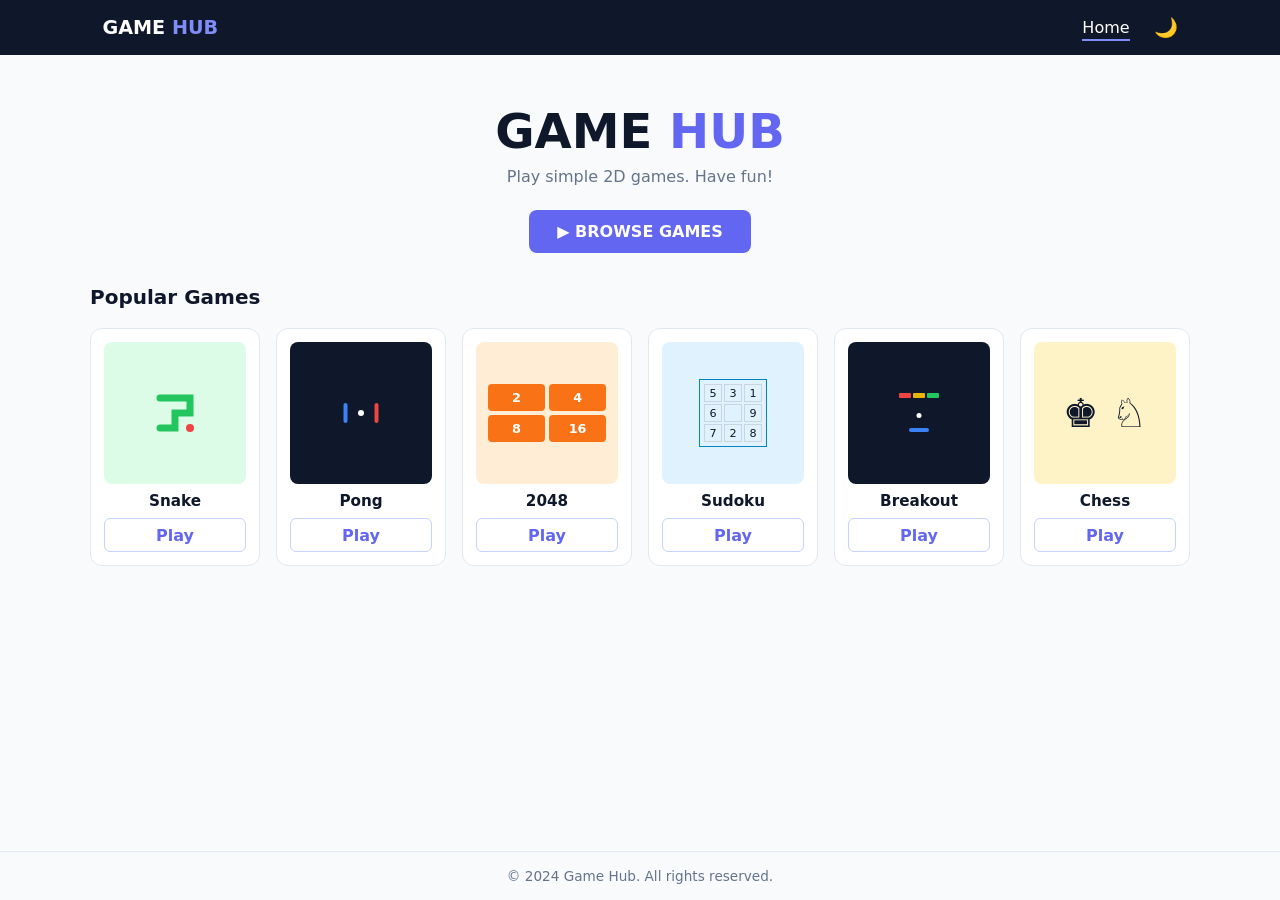
<file: index.html>
<!DOCTYPE html>
<html lang="en">
<head>
  <meta charset="UTF-8" />
  <meta name="viewport" content="width=device-width, initial-scale=1.0" />
  <title>GAME HUB - Home</title>
  <link rel="stylesheet" href="css/styles.css" />
</head>
<body>

  <header class="navbar">
    <div class="nav-brand">
      <span>GAME <span class="brand-purple">HUB</span></span>
    </div>
    <ul class="nav-links">
      <li><a href="index.html" class="active">Home</a></li>
      <li>
        <button class="theme-toggle" id="themeToggle" aria-label="Toggle theme">🌙</button>
      </li>
    </ul>
  </header>

  <section class="hero">
    <h1>GAME <span>HUB</span></h1>
    <p>Play simple 2D games. Have fun!</p>
    <a href="#popular" class="btn-primary" id="browseBtn">▶ BROWSE GAMES</a>
  </section>

  <main class="container" id="popular">
    <h2 class="section-title">Popular Games</h2>
    <div class="games-grid">

      <div class="game-card">
        <div class="card-thumbnail bg-snake">
          <svg width="50" height="50" viewBox="0 0 100 100">
            <path d="M 20 20 H 80 V 50 H 50 V 80 H 20" fill="none" stroke="#22c55e" stroke-width="14" stroke-linecap="round"/>
            <circle cx="80" cy="80" r="8" fill="#ef4444"/>
          </svg>
        </div>
        <div class="game-title">Snake</div>
        <a href="pages/snake.html" class="btn-play">Play</a>
      </div>

      <div class="game-card">
        <div class="card-thumbnail bg-pong">
          <svg width="50" height="50" viewBox="0 0 100 100">
            <rect x="15" y="30" width="8" height="40" rx="4" fill="#3b82f6"/>
            <rect x="77" y="30" width="8" height="40" rx="4" fill="#ef4444"/>
            <circle cx="50" cy="50" r="6" fill="#ffffff"/>
          </svg>
        </div>
        <div class="game-title">Pong</div>
        <a href="pages/pong.html" class="btn-play">Play</a>
      </div>

      <div class="game-card">
        <div class="card-thumbnail bg-2048">
          <div class="mini-grid">
            <span class="t-2">2</span><span class="t-4">4</span>
            <span class="t-8">8</span><span class="t-16">16</span>
          </div>
        </div>
        <div class="game-title">2048</div>
        <a href="pages/2048.html" class="btn-play">Play</a>
      </div>

      <div class="game-card">
        <div class="card-thumbnail bg-sudoku">
          <div class="sudoku-preview">
            <span>5</span><span>3</span><span>1</span>
            <span>6</span><span></span><span>9</span>
            <span>7</span><span>2</span><span>8</span>
          </div>
        </div>
        <div class="game-title">Sudoku</div>
        <a href="pages/sudoku.html" class="btn-play">Play</a>
      </div>

      <div class="game-card">
        <div class="card-thumbnail bg-breakout">
          <svg width="50" height="50" viewBox="0 0 100 100">
            <rect x="10" y="10" width="24" height="10" fill="#ef4444" rx="2"/>
            <rect x="38" y="10" width="24" height="10" fill="#eab308" rx="2"/>
            <rect x="66" y="10" width="24" height="10" fill="#22c55e" rx="2"/>
            <circle cx="50" cy="55" r="5" fill="#ffffff"/>
            <rect x="30" y="80" width="40" height="8" fill="#3b82f6" rx="4"/>
          </svg>
        </div>
        <div class="game-title">Breakout</div>
        <a href="pages/breakout.html" class="btn-play">Play</a>
      </div>

      <div class="game-card">
        <div class="card-thumbnail bg-chess">
          <span style="font-size:2.5rem;">♚ ♘</span>
        </div>
        <div class="game-title">Chess</div>
        <a href="pages/chess.html" class="btn-play">Play</a>
      </div>

    </div>
  </main>

  <footer>© 2024 Game Hub. All rights reserved.</footer>
  <script src="js/main.js"></script>
</body>
</html>
</file>
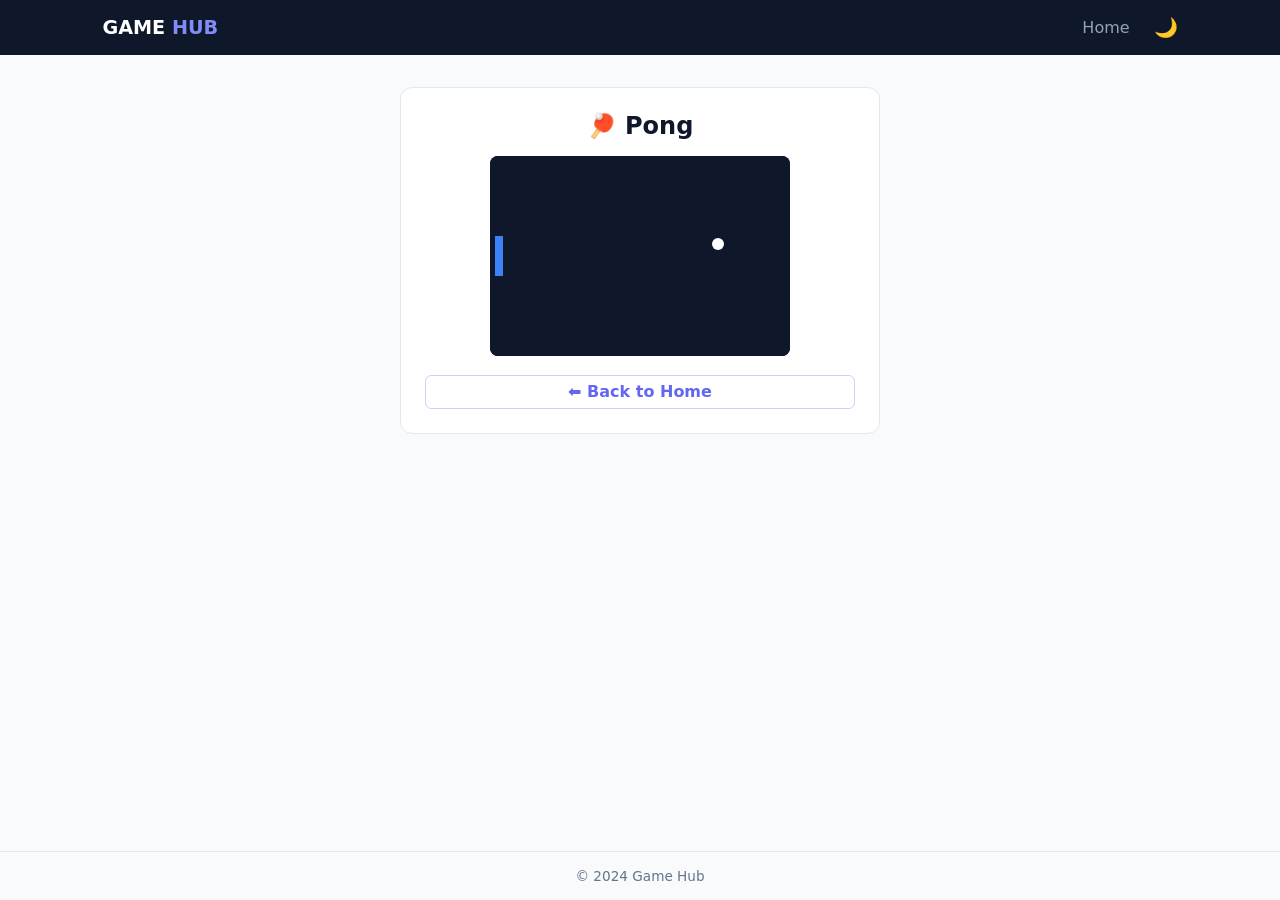
<file: pages/pong.html>
<!DOCTYPE html>
<html lang="en">
<head>
  <meta charset="UTF-8" />
  <title>Pong - Game Hub</title>
  <link rel="stylesheet" href="../css/styles.css" />
</head>
<body>
  <header class="navbar">
    <div class="nav-brand"><span>GAME <span class="brand-purple">HUB</span></span></div>
    <ul class="nav-links">
      <li><a href="../index.html">Home</a></li>
      <li><button class="theme-toggle" id="themeToggle">🌙</button></li>
    </ul>
  </header>

  <main class="game-screen">
    <h2>🏓 Pong</h2>
    <canvas id="pongCanvas" width="300" height="200"></canvas>
    <br/>
    <a href="../index.html" class="btn-back">⬅ Back to Home</a>
  </main>

  <footer>© 2024 Game Hub</footer>

  <script src="../js/main.js"></script>
  <script>
    const canvas = document.getElementById('pongCanvas');
    const ctx = canvas.getContext('2d');
    let p1 = 80, ball = {x: 150, y: 100, dx: 3, dy: 3};

    canvas.onmousemove = (e) => { p1 = e.clientY - canvas.getBoundingClientRect().top - 20; };

    setInterval(() => {
      ball.x += ball.dx; ball.y += ball.dy;
      if (ball.y <= 0 || ball.y >= 190) ball.dy *= -1;
      if (ball.x <= 15 && ball.y >= p1 && ball.y <= p1 + 40) ball.dx = Math.abs(ball.dx);
      if (ball.x >= 285 || ball.x <= 0) ball.dx *= -1;

      ctx.fillStyle = '#0f172a'; ctx.fillRect(0,0,300,200);
      ctx.fillStyle = '#3b82f6'; ctx.fillRect(5, p1, 8, 40);
      ctx.fillStyle = '#fff'; ctx.beginPath(); ctx.arc(ball.x, ball.y, 6, 0, Math.PI*2); ctx.fill();
    }, 1000/60);
  </script>
</body>
</html>
</file>
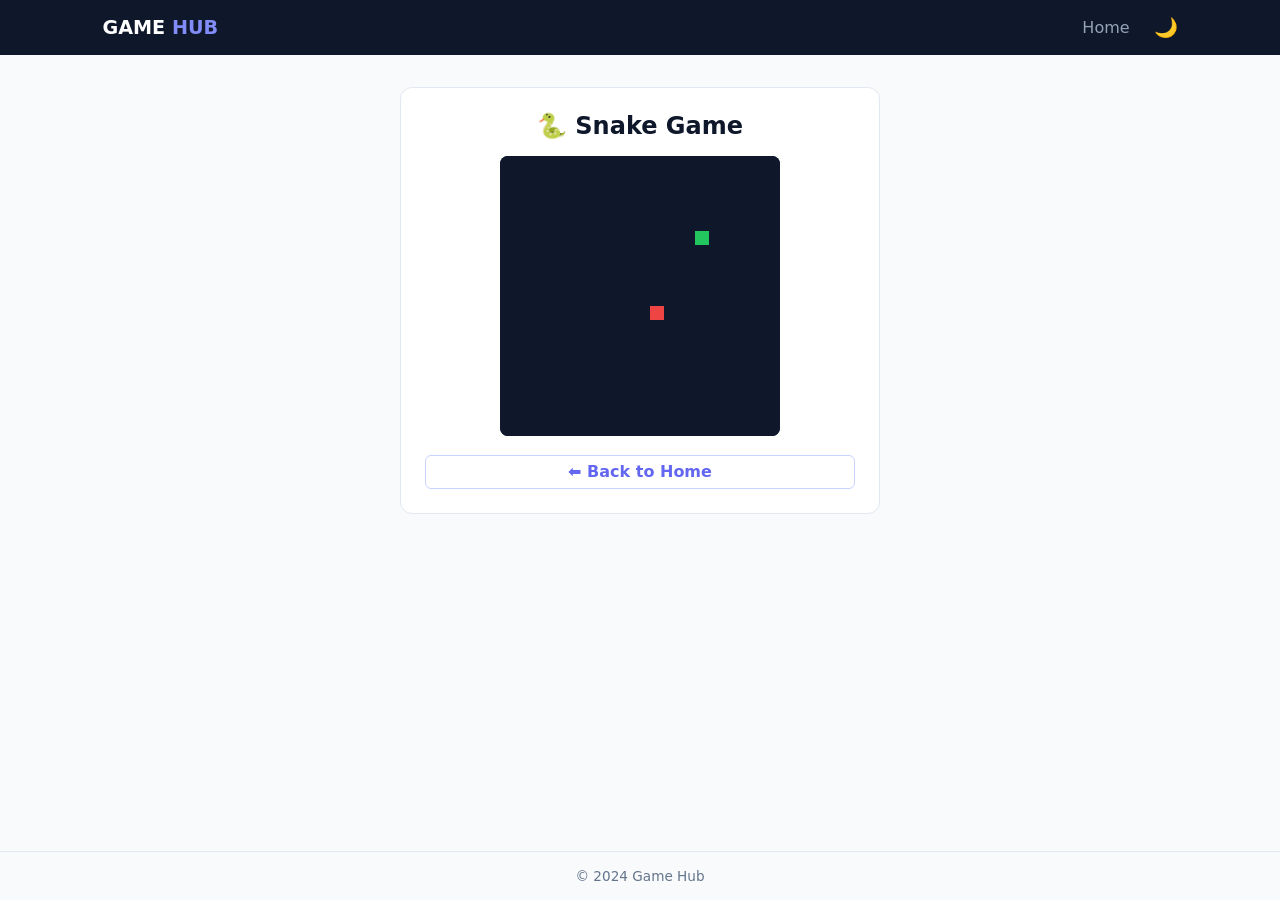
<file: pages/snake.html>
<!DOCTYPE html>
<html lang="en">
<head>
  <meta charset="UTF-8" />
  <meta name="viewport" content="width=device-width, initial-scale=1.0" />
  <title>Snake - Game Hub</title>
  <link rel="stylesheet" href="../css/styles.css" />
</head>
<body>
  <header class="navbar">
    <div class="nav-brand"><span>GAME <span class="brand-purple">HUB</span></span></div>
    <ul class="nav-links">
      <li><a href="../index.html">Home</a></li>
      <li><button class="theme-toggle" id="themeToggle">🌙</button></li>
    </ul>
  </header>

  <main class="game-screen">
    <h2>🐍 Snake Game</h2>
    <canvas id="snakeCanvas" width="280" height="280"></canvas>
    <br/>
    <a href="../index.html" class="btn-back">⬅ Back to Home</a>
  </main>

  <footer>© 2024 Game Hub</footer>

  <script src="../js/main.js"></script>
  <script>
    const canvas = document.getElementById('snakeCanvas');
    const ctx = canvas.getContext('2d');
    let snake = [{x: 5, y: 5}], food = {x: 10, y: 10}, dx = 1, dy = 0;

    document.onkeydown = (e) => {
      if (e.key === 'ArrowUp' && dy === 0) { dx = 0; dy = -1; }
      if (e.key === 'ArrowDown' && dy === 0) { dx = 0; dy = 1; }
      if (e.key === 'ArrowLeft' && dx === 0) { dx = -1; dy = 0; }
      if (e.key === 'ArrowRight' && dx === 0) { dx = 1; dy = 0; }
    };

    setInterval(() => {
      let head = {x: snake[0].x + dx, y: snake[0].y + dy};
      if (head.x < 0 || head.x >= 18 || head.y < 0 || head.y >= 18) {
        snake = [{x: 5, y: 5}]; dx = 1; dy = 0;
      } else {
        snake.unshift(head);
        if (head.x === food.x && head.y === food.y) {
          food = {x: Math.floor(Math.random()*18), y: Math.floor(Math.random()*18)};
        } else snake.pop();
      }

      ctx.fillStyle = '#0f172a'; ctx.fillRect(0, 0, 280, 280);
      ctx.fillStyle = '#ef4444'; ctx.fillRect(food.x*15, food.y*15, 14, 14);
      ctx.fillStyle = '#22c55e'; snake.forEach(s => ctx.fillRect(s.x*15, s.y*15, 14, 14));
    }, 120);
  </script>
</body>
</html>
</file>
<file: css/styles.css>
:root {
  --bg: #f8fafc;
  --card-bg: #ffffff;
  --text: #0f172a;
  --text-muted: #64748b;
  --border: #e2e8f0;
  --nav-bg: #0f172a;
  --primary: #6366f1;
}

body.dark-theme {
  --bg: #0f172a;
  --card-bg: #1e293b;
  --text: #f8fafc;
  --text-muted: #94a3b8;
  --border: #334155;
  --nav-bg: #020617;
}

* { box-sizing: border-box; margin: 0; padding: 0; font-family: system-ui, sans-serif; }
body { background: var(--bg); color: var(--text); min-height: 100vh; display: flex; flex-direction: column; }

.navbar { background: var(--nav-bg); color: #fff; padding: 1rem 8%; display: flex; justify-content: space-between; align-items: center; }
.nav-brand { font-weight: 800; font-size: 1.2rem; }
.brand-purple { color: #818cf8; }
.nav-links { display: flex; list-style: none; gap: 1.5rem; align-items: center; }
.nav-links a { color: #94a3b8; text-decoration: none; font-weight: 500; }
.nav-links a.active { color: #fff; border-bottom: 2px solid #818cf8; padding-bottom: 2px; }
.theme-toggle { background: none; border: none; font-size: 1.2rem; cursor: pointer; color: #fff; }

.hero { text-align: center; padding: 3rem 1rem 2rem; }
.hero h1 { font-size: 3rem; font-weight: 900; }
.hero h1 span { color: var(--primary); }
.hero p { color: var(--text-muted); margin: 0.5rem 0 1.5rem; }
.btn-primary { background: var(--primary); color: #fff; text-decoration: none; padding: 0.75rem 1.75rem; border-radius: 8px; font-weight: 700; display: inline-block; }

.container { width: 90%; max-width: 1100px; margin: 0 auto 3rem; flex: 1; }
.section-title { margin-bottom: 1.2rem; font-size: 1.25rem; }
.games-grid { display: grid; grid-template-columns: repeat(auto-fill, minmax(150px, 1fr)); gap: 1rem; }

.game-card { background: var(--card-bg); border: 1px solid var(--border); border-radius: 12px; padding: 0.8rem; text-align: center; }
.card-thumbnail { width: 100%; aspect-ratio: 1; border-radius: 8px; margin-bottom: 0.5rem; display: flex; align-items: center; justify-content: center; }
.game-title { font-weight: 700; margin-bottom: 0.5rem; font-size: 0.95rem; }

.btn-play, .btn-back {
  display: block; width: 100%; text-align: center; text-decoration: none;
  background: transparent; color: var(--primary); border: 1.5px solid #c7d2fe;
  padding: 0.4rem 0; border-radius: 6px; font-weight: 600; cursor: pointer;
}
.btn-play:hover, .btn-back:hover { background: var(--primary); color: #fff; }

/* Dedicated Game Display Screen */
.game-screen {
  display: flex; flex-direction: column; align-items: center; justify-content: center;
  margin: 2rem auto; padding: 1.5rem; background: var(--card-bg); border: 1px solid var(--border);
  border-radius: 12px; max-width: 480px; width: 90%; text-align: center;
}
.game-screen h2 { margin-bottom: 1rem; }
canvas { background: #0f172a; border-radius: 8px; max-width: 100%; }

/* Thumbnail Specific Backgrounds */
.bg-snake { background: #dcfce7; }
.bg-pong { background: #0f172a; }
.bg-2048 { background: #ffedd5; }
.bg-sudoku { background: #e0f2fe; }
.bg-breakout { background: #0f172a; }
.bg-chess { background: #fef3c7; }

.mini-grid { display: grid; grid-template-columns: 1fr 1fr; gap: 4px; padding: 12px; width: 100%; }
.mini-grid span { background: #f97316; color: #fff; font-weight: bold; border-radius: 4px; padding: 6px; font-size: 0.8rem; }
.sudoku-preview { display: grid; grid-template-columns: repeat(3, 1fr); gap: 2px; border: 1px solid #0284c7; padding: 4px; }
.sudoku-preview span { width: 18px; height: 18px; font-size: 0.7rem; display: flex; align-items: center; justify-content: center; border: 0.5px solid #cbd5e1; }

footer { text-align: center; padding: 1rem; border-top: 1px solid var(--border); color: var(--text-muted); font-size: 0.85rem; margin-top: auto; }
</file>
